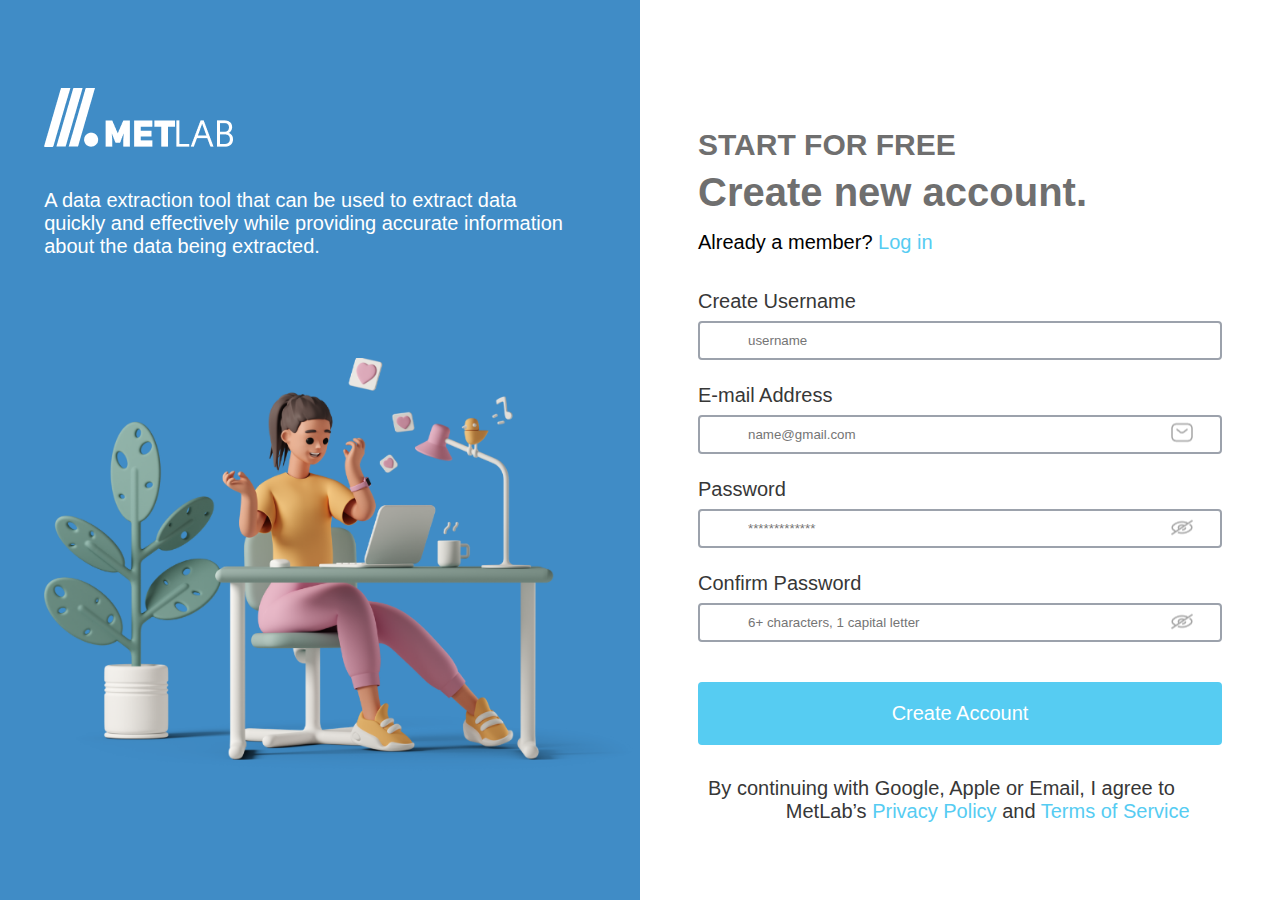
<file: index.html>
<!DOCTYPE html>
<html lang="en">
  <head>
    <meta charset="UTF-8" />
    <meta http-equiv="X-UA-Compatible" content="IE=edge" />
    <meta name="viewport" content="width=device-width, initial-scale=1.0" />
    <link rel="stylesheet" href="styles.css" />
    <title>MetLab Web Design</title>
  </head>
  <body>
    <main class="signup">
      <div class="signup_left_section">
        <div><img src="images/logo.png" alt="metlab logo" width="189" /></div>

        <p>
          A data extraction tool that can be used to extract data quickly and
          effectively while providing accurate information about the data being
          extracted.
        </p>

        <div><img src="images/signup_hero_img.png" alt="" width="610" /></div>
      </div>

      <div class="signup_right_section">
        <div class="signup_right_content">
          <h2>START FOR FREE</h2>
          <h1>Create new account.</h1>
          <p class="login_link">Already a member? <a>Log in</a></p>

          <form>
            <div class="form_control">
              <label for="username">Create Username</label>
              <input
                type="text"
                name="username"
                id="username"
                placeholder="username"
              />
            </div>

            <div class="form_control">
              <label for="email">E-mail Address</label>
              <div class="input_div">
                <input
                type="email"
                name="email"
                id="email"
                placeholder="name@gmail.com"
              />
              <div class="icon_div"><img src="images/sms.png" alt="email" width="24"/></div>
              </div>
           
            </div>
            <div class="form_control">
              <label for="password">Password</label>
              <div class="input_div">
                <input
                type="password"
                name="password"
                id="password"
                placeholder="*************"
              />
              <div class="icon_div"><img src="images/eye-slash.png" alt="password" width="24"/></div>

              </div>
             
            </div>
            <div class="form_control">
              <label for="confirmpassword">Confirm Password</label>
              <div class="input_div">
                <input
                type="password"
                name="confirmpassword"
                id="confirmpassword"
                placeholder="6+ characters, 1 capital letter"
              />
              <div class="icon_div"><img src="images/eye-slash.png" alt="password" width="24"/></div>

              </div>
           
            </div>
            <button><a href="login.html">Create Account</a></button>
          </form>
          <p class="terms">
            By continuing with Google, Apple or Email, I agree to &nbsp; &nbsp;
            &nbsp; &nbsp; &nbsp; &nbsp; &nbsp; &nbsp; &nbsp; &nbsp; MetLab’s
            <a>Privacy Policy</a> and <a>Terms of Service</a>
          </p>
        </div>
      </div>
    </main>
  </body>
</html>
</file>
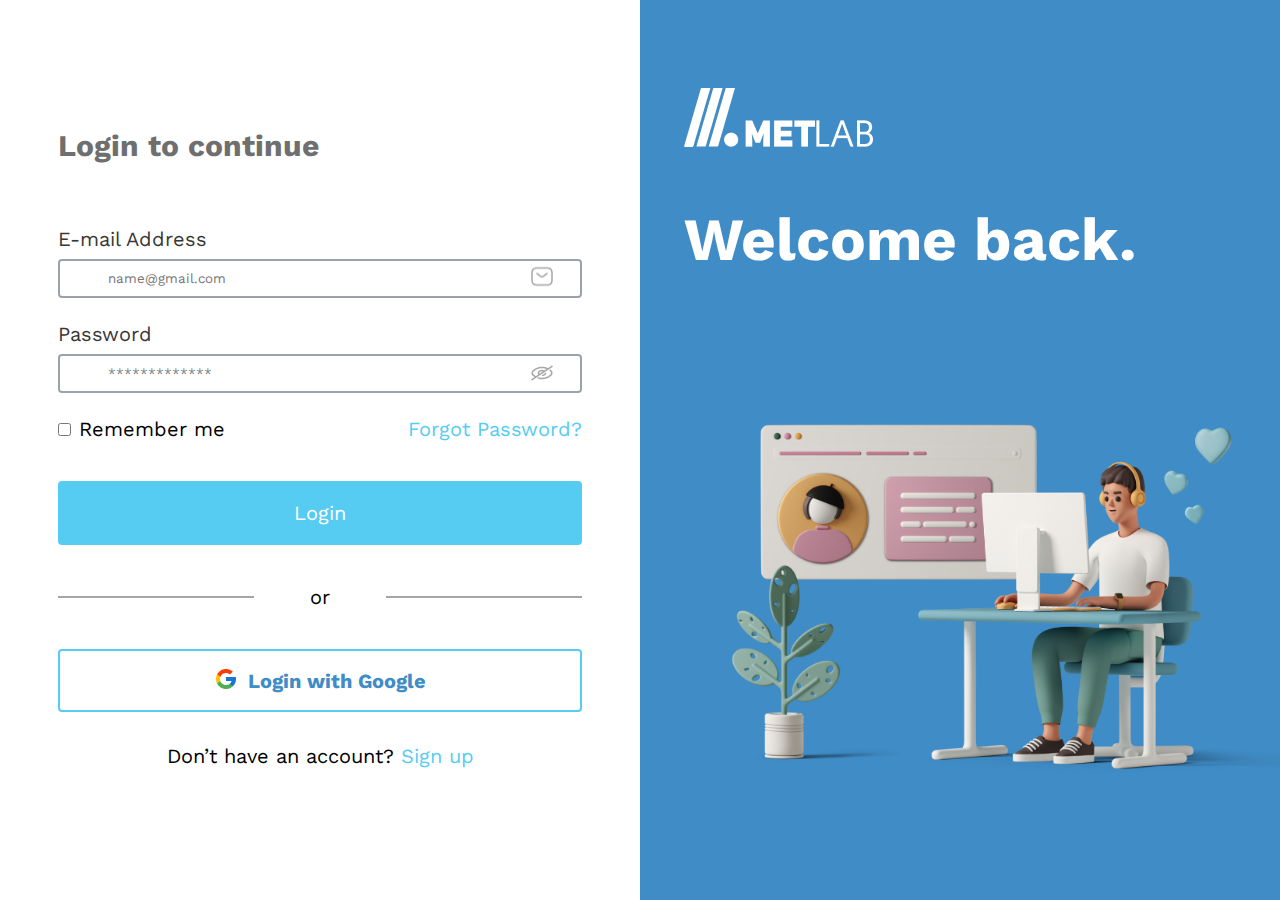
<file: login.html>
<!DOCTYPE html>
<html lang="en">
  <head>
    <meta charset="UTF-8" />
    <meta http-equiv="X-UA-Compatible" content="IE=edge" />
    <meta name="viewport" content="width=device-width, initial-scale=1.0" />
    <link rel="preconnect" href="https://fonts.googleapis.com">
<link rel="preconnect" href="https://fonts.gstatic.com" crossorigin>
<link href="https://fonts.googleapis.com/css2?family=Work+Sans:wght@300;400;500;600;700&display=swap" rel="stylesheet">
    <link rel="stylesheet" href="styles.css" />
    <title>MetLab Web Design</title>
  </head>
  <body>
    <main class="signup">
      <div class="signup_right_section">
        <div class="signup_right_content login_right_content">
          <h2>Login to continue</h2>

          <form>
            <div class="form_control">
              <label for="email">E-mail Address</label>
              <div class="input_div">
                <input
                  type="email"
                  name="email"
                  id="email"
                  placeholder="name@gmail.com"
                />
                <div class="icon_div">
                  <img src="images/sms.png" alt="email" width="24" />
                </div>
              </div>
            </div>
            <div class="form_control">
              <label for="password">Password</label>
              <div class="input_div">
                <input
                  type="password"
                  name="password"
                  id="password"
                  placeholder="*************"
                />
                <div class="icon_div">
                  <img src="images/eye-slash.png" alt="password" width="24" />
                </div>
              </div>
            </div>

            <div class="forgot_password_container">
              <div class="remember_div">
                <div>
                  <input type="checkbox" name="remember" id="remember" />
                </div>
                <label for="remember">Remember me</label>
              </div>

              <a>Forgot Password?</a>
            </div>
            <button><a href="homepage.html">Login</a></button>
          </form>

          <div class="divider_container">
            <span class="divider"></span>
            <span>or</span>
            <span class="divider"></span>
          </div>

          <button class="google_btn">
            <span><img src="images/google_logo.png" alt="" width="24" /></span>
            <span id="google_login_text">Login with Google</span>
          </button>
          <p class="login_link center_align">
            Don’t have an account? <a> Sign up</a>
          </p>
        </div>
      </div>

      <div class="signup_left_section">
        <div><img src="images/logo.png" alt="metlab logo" width="189" /></div>
        <h1>Welcome back.</h1>

        <div><img src="images/login_hero_img.png" alt="" width="610" /></div>
      </div>
    </main>
  </body>
</html>
</file>
<file: styles.css>
* {
  padding: 0;
  margin: 0;
  box-sizing: border-box;
  font-family: "Work Sans", sans-serif;
}
html {
  font-size: 16px;
}
.signup {
  display: grid;
  max-width: 1440px;
  margin: auto;
  grid-template-columns: 1fr 1fr;
  font-size: 20px;
  max-height: 100vh;
  overflow-y: hidden;
}
h3{
font-weight: 700;
font-size: 35px;
}
.signup_left_section {
  background: #408cc6;
  padding-left: 6.9%;
  padding-top: 88px;
  padding-bottom: 182px;
}
.signup_left_section p {
  max-width: 521px;
  color: #ffffff;
  margin-top: 36px;
  margin-bottom: 100px;
}
.signup_right_section {
  padding-top: 128px;
  padding-bottom: 4.875rem;
}
.signup_right_section h2,
.signup_right_section h1 {
  color: #6f6f6f;
}

.signup_right_section h1 {
  font-size: 2.5rem;
  margin-top: 8px;
  margin-bottom: 1rem;
}
.signup_right_section h2 {
  font-weight: 700;
}
.signup_right_content {
  max-width: 524px;
  margin: auto;
}
.signup_right_content form {
  display: flex;
  flex-direction: column;
  gap: 24px;
  margin-top: 36px;
  margin-bottom: 22px;
}
.signup_right_content form input {
  padding: 10px 60px 10px 48px;
  border: 2px solid #9ca2ac;
  border-radius: 4px;
  width: 100%;
}
.signup_right_content form button {
  background: #56ccf2;
  border-radius: 4px;
  padding-top: 20px;
  padding-bottom: 20px;
  font-size: 20px;
  border: none;
  outline: none;
  margin-top: 16px;
}
.signup_right_content form button a {
  color: #ffffff;
  text-decoration: none;
}
.signup_right_content .form_control {
  display: flex;
  flex-direction: column;
  gap: 8px;
}
.signup_right_content .form_control label {
  color: #373737;
}

.terms {
  color: #373737;
  padding: 10px;
}
.terms a,
.login_link a {
  color: #56ccf2;
}
.input_div {
  position: relative;
}
.icon_div {
  position: absolute;
  right: 40px;
  top: 50%;
  transform: translate(50%, -50%);
}

/* login styles */
.signup_left_section h1 {
  font-weight: 700;
  font-size: 60px;
  line-height: 102px;
  color: white;
  margin-top: 36px;
  margin-bottom: 100px;
}
.login_right_content h2 {
  font-size: 30px;
  margin-bottom: 64px;
  font-weight: 700;
}
.forgot_password_container {
  display: flex;
  justify-content: space-between;
}
.remember_div {
  display: flex;
  gap: 8px;
}
.forgot_password_container a {
  color: #56ccf2;
}
.center_align {
  text-align: center;
}
.divider_container {
  display: flex;
  justify-content: space-between;
  align-items: center;
  margin-top: 2.5rem;
  margin-bottom: 2.5rem;
}
.divider {
  width: 196px;
  height: 0px;
  border: 1px solid #a6a6a6;
}
.google_btn {
  display: flex;
  justify-content: center;
  align-items: center;
  gap: 10px;
  border: 2px solid #56ccf2;
  border-radius: 4px;
  padding-top: 16px;
  padding-bottom: 16px;
  width: 100%;
  background-color: white;
  margin-bottom: 2rem;
}

#google_login_text {
  color: #408cc6;
  font-weight: 700;
  font-size: 20px;
}
/* homepage styles */
.home_top_section {
  background: #408cc6;
  padding-top: 80px;
}
.navbar {
  max-width: 1240px;
  margin: auto;
  display: flex;
  justify-content: space-between;
  align-items: center;
  color: white;
  font-size: 20px;
}
.nav_links {
  display: flex;
  gap: 20px;
  align-items: center;
  list-style: none;
}
.nav_buttons button:first-of-type {
  border-radius: 4px;
  border: 2px solid #ffffff;
  padding: 20px 41.5px;
  color: white;
  background: transparent;
}
.nav_buttons button:last-of-type {
  border-radius: 4px;
  background: #56ccf2;
  border: 2px solid #56ccf2;
  padding: 20px 41.5px;
  color: white;
  margin-left: 20px;
}
.hero_section {
  margin-top: 130px;
}
.hero_content {
  max-width: 1240px;
  margin: auto;
}
.intro_left {
  max-width: 629px;
  color: #ffffff;
  font-size: 20px;
  padding-top: 150px;
}
.intro_left h1 {
  font-weight: 700;
  font-size: 55px;
  margin-bottom: 16px;
}
.intro_left p {
  margin-bottom: 53px;
}
.intro_left form {
  display: flex;
}
.intro_left form input {
  border: 2px solid #fafafa;
  border-radius: 4px;
  padding: 10px 0px 10px 48px;
  min-width: 410px;
  background-color: transparent;
}
.intro_left form input::placeholder {
  color: #ffffff;
}

.intro_left form button {
  border: 2px solid #56ccf2;
  background: #56ccf2;
  border-radius: 4px;
  padding: 20px 44.5px;
  font-weight: 700;
  font-size: 20px;
  color: #ffffff;
  margin-left: 10px;
}
.hero_content_top {
  min-height: 862px;
  position: relative;
}
.intro_right {
  position: absolute;
  right: -200px;
  top: 0;
}
.hero_content_bottom {
  text-align: center;
}
.how_it_works {
  padding: 20%;
  padding-top: 137px;
  padding-bottom: 148px;
  background: #f7f7f7;
  text-align: center;
}
.how_it_works h2 {
  color: #66a3d2;
  font-size: 35px;
  font-weight: 700;
  margin-bottom: 70px;
}
.first_card_row {
  display: flex;
  justify-content: space-between;
  text-align: center;
}
.how_it_works .card,
.user_info_section_bottom .card {
  max-width: 256px;
  background: #ffffff;
  border: 1.5px solid #ffffff;
  border-radius: 15px;
  padding: 30px 28px 32px;
  display: flex;
  flex-direction: column;
  gap: 14px;
}
.how_it_works .card h3,
.user_info_section_bottom .card h3 {
  color: #408cc6;
}
.how_it_works .card p,
.user_info_section_bottom .card p {
  line-height: 28px;
  font-size: 20px;
  text-align: center;
  color: #6f6f6f;
}
.second_card_row {
  display: flex;
  justify-content: center;
  gap: 98px;
  margin-top: 48px;
}
.user_info_section {
  background: #fafafa;
  padding: 89px 55px 114px;
}
.user_info_section_top {
  display: flex;
  justify-content: space-around;
  align-items: center;
}
.user_info_section_top_right {
  max-width: 904px;
}
.user_info_section_top_right h3 {
  color: #66a3d2;
  margin-bottom: 28px;
}
.user_info_section_top_right p {
  font-size: 20px;
  line-height: 28px;
  color: #6f6f6f;
}
.user_info_section_bottom {
  padding-left: 100px;
  padding-right: 100px;
  margin-top: 82px;
}
.user_info_section_bottom button {
  border: 2px solid #56ccf2;
  border-radius: 4px;
  padding: 20px 49px;
  background-color: white;
  color: #408cc6;
  font-size: 20px;
  font-weight: 700;
}
.user_info_section_bottom .button_div {
  text-align: center;
  margin-top: 64px;
}
.user_info_section_bottom .first_card_row ul li {
  padding-bottom: 14px;
}
.user_info_section_bottom .first_card_row ul {
  list-style-image: url("images/list_style_img.png");
  padding-left: 20px;
}
.user_info_section_bottom .first_card_row {
  text-align: left;
  justify-content: space-around;
}
.faq {
  padding-top: 144px;
  padding-bottom: 18px;
  text-align: center;
}
.details_container {
  max-width: 974px;
  margin: auto;
  display: flex;
  flex-direction: column;
  gap: 40px;
  text-align: left;
  margin-bottom: 78px;
}
.faq h3 {
  color: #66a3d2;
  margin-bottom: 56px;
}
details {
  background: #ffffff;
  padding: 20px 40px;
  box-shadow: 0px 13px 30px rgba(0, 0, 0, 0.25);
  border-radius: 4px;
}

details summary {
  display: flex;
  justify-content: space-between;
}
details p {
  padding-top: 10px;
}
details summary:hover {
  cursor: pointer;
}
details summary::-webkit-details-marker,
details summary::marker {
  display: none;
  content: "";
}
.home_link-container {
  display: flex;
  justify-content: end;
  padding-right: 98px;
}
.home_link_div {
  background: #1a75bb;
  padding: 20px;
  box-shadow: 0px 2px 10px rgba(36, 24, 24, 0.1);
  border-radius: 9.65909px;
  display: flex;
  justify-content: center;
  align-items: center;
  max-width: 85px;
}
.home_link_div:hover{
  cursor: pointer;
}

.footer{
  padding: 67px 187px 83px;
  background: #408CC6 url("images/footer_bg.png") no-repeat;
}
.footer_top_section{
  display: flex;
  justify-content: space-between;
  color: #ffffff;
  font-size: 20px;
}
.footer_left{
  max-width: 234px;

}
.footer_left p{
  margin-top: 24px;
  line-height: 28px;

}
.resources h4{
  font-weight: 700;
  margin-bottom: 2rem;
}
.resources ul{
  list-style: none;
  font-size: 1rem;
}
.resources ul li{
padding-bottom: 1rem;
font-size: 1rem;

}
.footer_bottom_section{
  margin-top: 52px;
  display: flex;
  flex-direction: column;
  gap: 36px;
  color: white;
  align-items: center;
}
</file>
